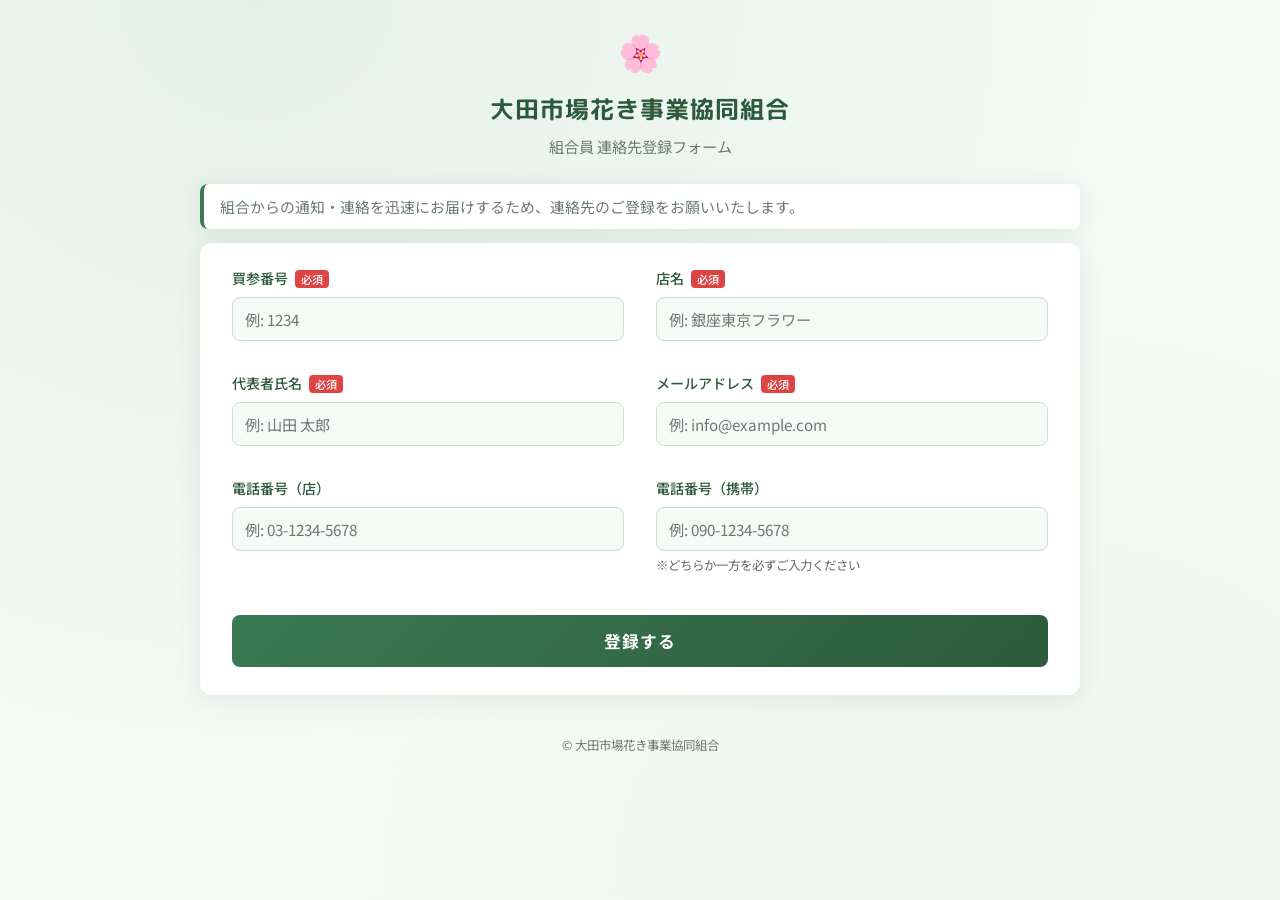
<file: index.html>
<!DOCTYPE html>
<html lang="ja">
<head>
  <meta charset="UTF-8">
  <meta name="viewport" content="width=device-width, initial-scale=1.0">
  <title>組合員連絡先登録 | 大田市場花き事業協同組合</title>
  <link rel="preconnect" href="https://fonts.googleapis.com">
  <link href="https://fonts.googleapis.com/css2?family=Noto+Sans+JP:wght@400;500;700&family=M+PLUS+Rounded+1c:wght@500;700&display=swap" rel="stylesheet">
  <link rel="stylesheet" href="style.css">
</head>
<body>
  <div class="page-bg"></div>
  <main class="container">
    <header class="header">
      <div class="header-icon">🌸</div>
      <h1>大田市場花き事業協同組合</h1>
      <p class="subtitle">組合員 連絡先登録フォーム</p>
    </header>
    <div class="notice">
      <p>組合からの通知・連絡を迅速にお届けするため、<br class="sp-only">連絡先のご登録をお願いいたします。</p>
    </div>
    <div id="form-section">
      <div class="form-card">
        <div class="field">
          <label for="baisan">買参番号 <span class="req">必須</span></label>
          <input type="text" id="baisan" inputmode="numeric" pattern="[0-9]*" placeholder="例: 1234" maxlength="10" autocomplete="off">
          <span class="error" id="err-baisan"></span>
        </div>
        <div class="field">
          <label for="shopname">店名 <span class="req">必須</span></label>
          <input type="text" id="shopname" placeholder="例: 銀座東京フラワー" autocomplete="organization">
          <span class="error" id="err-shopname"></span>
        </div>
        <div class="field">
          <label for="name">代表者氏名 <span class="req">必須</span></label>
          <input type="text" id="name" placeholder="例: 山田 太郎" autocomplete="name">
          <span class="error" id="err-name"></span>
        </div>
        <div class="field">
          <label for="email">メールアドレス <span class="req">必須</span></label>
          <input type="email" id="email" placeholder="例: info@example.com" autocomplete="email">
          <div id="email-suggest" class="email-suggest" style="display:none;">
            <span class="suggest-text"></span>
            <button type="button" class="suggest-btn-fix" onclick="applyEmailSuggestion()">修正する</button>
            <button type="button" class="suggest-btn-keep" onclick="dismissEmailSuggestion()">このまま使う</button>
          </div>
          <span class="error" id="err-email"></span>
        </div>
        <div class="field">
          <label for="tel_shop">電話番号（店）</label>
          <input type="tel" id="tel_shop" placeholder="例: 03-1234-5678" autocomplete="tel">
          <span class="error" id="err-tel_shop"></span>
        </div>
        <div class="field">
          <label for="tel_mobile">電話番号（携帯）</label>
          <input type="tel" id="tel_mobile" placeholder="例: 090-1234-5678" autocomplete="tel">
          <p class="field-note">※どちらか一方を必ずご入力ください</p>
          <span class="error" id="err-tel_mobile"></span>
        </div>
        <button id="submit-btn" onclick="submitForm()">
          <span class="btn-text">登録する</span>
          <span class="btn-loading" style="display:none;">送信中...</span>
        </button>
      </div>
    </div>
    <div id="success-section" class="success-section" style="display:none;">
      <div class="success-card">
        <div class="success-icon">✅</div>
        <h2>登録が完了しました</h2>
        <p>ご登録ありがとうございます。<br>組合からの連絡は登録いただいたメールアドレスへお送りいたします。</p>
        <button class="btn-another" onclick="resetForm()">別の登録を行う</button>
      </div>
    </div>
    <footer class="footer">
      <p>&copy; 大田市場花き事業協同組合</p>
    </footer>
  </main>
  <script src="script.js"></script>
</body>
</html>
</file>
<file: style.css>
:root {
  --green-deep: #2d5a3d;
  --green-mid: #3a7a52;
  --green-light: #e8f5ec;
  --green-pale: #f4faf6;
  --accent: #c8a45c;
  --text: #2c2c2c;
  --text-sub: #6b7b6f;
  --white: #ffffff;
  --error: #d44;
  --radius: 12px;
  --shadow: 0 4px 24px rgba(45, 90, 61, 0.10);
}
*, *::before, *::after { box-sizing: border-box; margin: 0; padding: 0; }
body {
  font-family: 'Noto Sans JP', sans-serif;
  color: var(--text);
  background: var(--green-pale);
  min-height: 100dvh;
  line-height: 1.7;
}
.page-bg {
  position: fixed; inset: 0; z-index: -1;
  background:
    radial-gradient(ellipse at 20% 0%, rgba(58,122,82,0.08) 0%, transparent 60%),
    radial-gradient(ellipse at 80% 100%, rgba(200,164,92,0.06) 0%, transparent 50%),
    var(--green-pale);
}
.container { max-width: 680px; margin: 0 auto; padding: 32px 20px 48px; }
.header { text-align: center; margin-bottom: 24px; }
.header-icon { font-size: 52px; margin-bottom: 8px; }
.header h1 {
  font-family: 'M PLUS Rounded 1c', sans-serif;
  font-size: 1.5rem; font-weight: 700;
  color: var(--green-deep); letter-spacing: 0.04em;
}
.subtitle { font-size: 0.95rem; color: var(--text-sub); margin-top: 4px; }
.notice {
  background: var(--white); border-left: 4px solid var(--green-mid);
  border-radius: 8px; padding: 14px 18px; margin-bottom: 28px;
  font-size: 0.93rem; color: var(--text-sub); box-shadow: var(--shadow);
}
.form-card {
  background: var(--white); border-radius: var(--radius);
  padding: 36px 32px 40px; box-shadow: var(--shadow);
}
.field { margin-bottom: 20px; }
.field label { display: block; font-size: 0.95rem; font-weight: 500; margin-bottom: 6px; color: var(--green-deep); }
.req { font-size: 0.7rem; background: var(--error); color: #fff; padding: 1px 6px; border-radius: 4px; margin-left: 4px; }
.field input {
  width: 100%; padding: 14px 16px; border: 1.5px solid #d0ddd4;
  border-radius: 8px; font-size: 1.05rem; font-family: inherit;
  transition: border-color 0.2s, box-shadow 0.2s; background: var(--green-pale);
}
.field input:focus { outline: none; border-color: var(--green-mid); box-shadow: 0 0 0 3px rgba(58,122,82,0.12); }
.field input.invalid { border-color: var(--error); }
.error { display: block; font-size: 0.78rem; color: var(--error); min-height: 1.2em; margin-top: 4px; }
.field-note { font-size: 0.78rem; color: #666; margin: 4px 0 2px; }
#submit-btn {
  display: block; width: 100%; padding: 14px; margin-top: 8px;
  background: linear-gradient(135deg, var(--green-mid), var(--green-deep));
  color: var(--white); font-family: inherit; font-size: 1.05rem; font-weight: 700;
  border: none; border-radius: 8px; cursor: pointer; letter-spacing: 0.06em;
  transition: opacity 0.2s, transform 0.1s;
}
#submit-btn:hover { opacity: 0.9; }
#submit-btn:active { transform: scale(0.98); }
#submit-btn:disabled { opacity: 0.5; cursor: not-allowed; }
.success-section { animation: fadeIn 0.4s ease; }
.success-card {
  background: var(--white); border-radius: var(--radius);
  padding: 40px 24px; text-align: center; box-shadow: var(--shadow);
}
.success-icon { font-size: 48px; margin-bottom: 12px; }
.success-card h2 { color: var(--green-deep); font-size: 1.2rem; margin-bottom: 12px; }
.success-card p { font-size: 0.9rem; color: var(--text-sub); margin-bottom: 24px; }
.btn-another {
  padding: 10px 28px; background: transparent; border: 1.5px solid var(--green-mid);
  color: var(--green-mid); border-radius: 8px; font-family: inherit; font-size: 0.9rem;
  font-weight: 500; cursor: pointer; transition: background 0.2s;
}
.btn-another:hover { background: var(--green-light); }
.footer { text-align: center; margin-top: 40px; font-size: 0.78rem; color: var(--text-sub); }
@keyframes fadeIn { from { opacity:0; transform:translateY(8px); } to { opacity:1; transform:translateY(0); } }
.sp-only { display: none; }
.email-suggest {
  align-items: center;
  flex-wrap: wrap;
  gap: 8px;
  background: #FFF4D6;
  border: 1px solid #e6c869;
  border-radius: 6px;
  padding: 8px 10px;
  margin-top: 6px;
  font-size: 0.85rem;
}
.email-suggest .suggest-text {
  flex: 1 1 100%;
  color: #6b5520;
  line-height: 1.5;
}
.email-suggest button {
  font-family: inherit;
  font-size: 0.82rem;
  padding: 5px 12px;
  border-radius: 4px;
  cursor: pointer;
  border: 1px solid;
  letter-spacing: 0.04em;
}
.email-suggest .suggest-btn-fix {
  background: var(--green-mid);
  color: #fff;
  border-color: var(--green-mid);
}
.email-suggest .suggest-btn-fix:hover { opacity: 0.9; }
.email-suggest .suggest-btn-keep {
  background: #fff;
  color: var(--text-sub);
  border-color: #d0c5a0;
}
.email-suggest .suggest-btn-keep:hover { background: #f7f1de; }
@media (min-width: 769px) {
  .container { max-width: 960px; padding: 20px 40px 32px; }
  .form-card { display: grid; grid-template-columns: 1fr 1fr; gap: 12px 32px; padding: 24px 32px 28px; }
  .form-card .field { margin-bottom: 0; }
  .form-card #submit-btn { grid-column: 1 / -1; }
  .field input { padding: 10px 12px; font-size: 0.95rem; }
  .field label { font-size: 0.88rem; }
  .header-icon { font-size: 36px; }
  .notice { margin-bottom: 14px; padding: 10px 16px; }
}
@media (max-width: 600px) {
  .container { padding: 24px 16px 40px; }
  .form-card { padding: 24px 18px 28px; border-radius: 8px; }
  .field { margin-bottom: 24px; }
  .field input { font-size: 16px; }
  #submit-btn { padding: 16px; }
  .sp-only { display: inline; }
  .email-suggest button { flex: 1 1 calc(50% - 4px); min-width: 0; }
}
</file>
